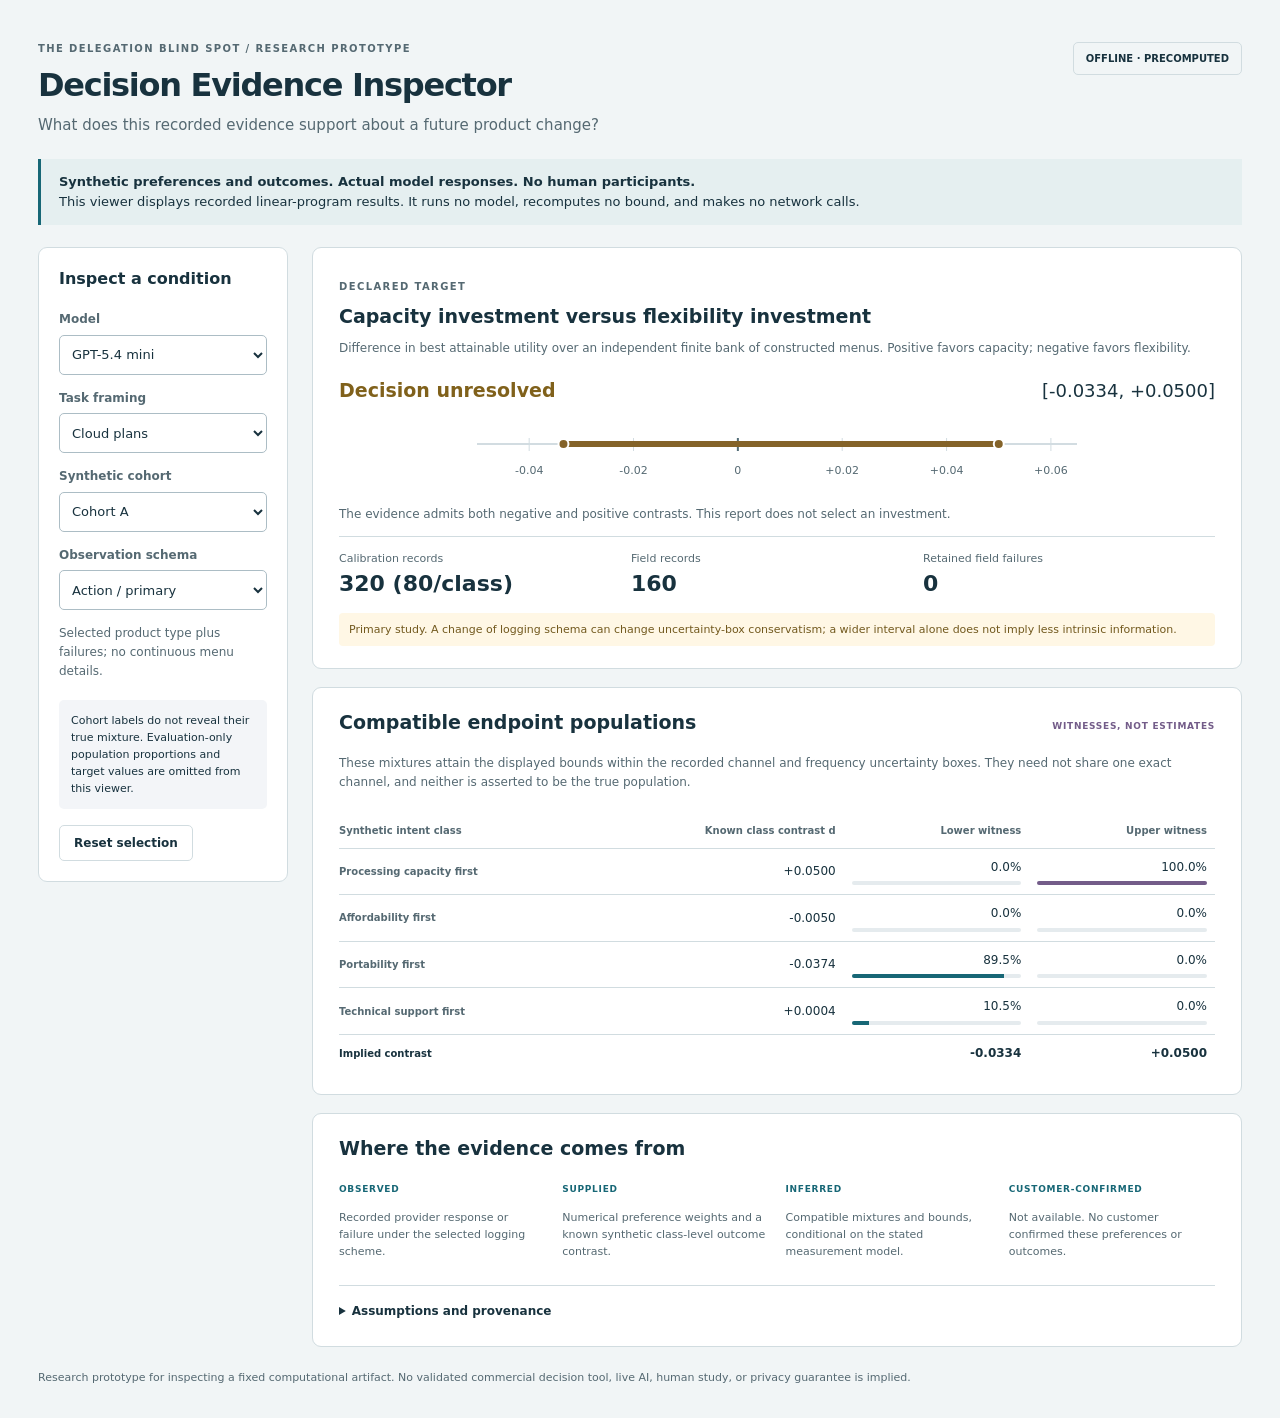
<file: inspector/index.html>
<!doctype html><html lang="en"><head>
<meta charset="utf-8"><meta name="viewport" content="width=device-width,initial-scale=1">
<meta http-equiv="Content-Security-Policy" content="default-src 'none'; script-src 'self'; style-src 'self'; img-src 'self' data:; connect-src 'none'; form-action 'none'; base-uri 'none'">
<title>Decision Evidence Inspector | Research prototype</title>
<link rel="stylesheet" href="style.css"><script src="data.js" defer></script><script src="core.js" defer></script><script src="app.js" defer></script>
</head><body>
<header><div><p class="eyebrow">THE DELEGATION BLIND SPOT / RESEARCH PROTOTYPE</p><h1>Decision Evidence Inspector</h1><p class="intro">What does this recorded evidence support about a future product change?</p></div><span class="offline">OFFLINE · PRECOMPUTED</span></header>
<main>
<div class="scope"><strong>Synthetic preferences and outcomes. Actual model responses. No human participants.</strong> This viewer displays recorded linear-program results. It runs no model, recomputes no bound, and makes no network calls.</div>
<div class="workspace">
<aside aria-label="Select recorded condition"><h2>Inspect a condition</h2>
<label>Model<select id="model"><option value="mini">GPT-5.4 mini</option><option value="nano">GPT-5.4 nano</option></select></label>
<label>Task framing<select id="domain"><option value="cloud">Cloud plans</option><option value="travel">Travel</option><option value="workflow">Workflow software</option></select></label>
<label>Synthetic cohort<select id="cohort"><option value="A">Cohort A</option><option value="B">Cohort B</option><option value="C">Cohort C</option></select></label>
<label>Observation schema<select id="schema"><option value="primary_action">Action / primary</option><option value="primary_context">Context / primary</option><option value="matched_action">Action / matched</option><option value="receipt">Receipt / follow-up</option></select></label>
<p id="schema-description" class="small"></p>
<div class="aside-note">Cohort labels do not reveal their true mixture. Evaluation-only population proportions and target values are omitted from this viewer.</div>
<button id="reset" type="button">Reset selection</button>
</aside>
<div class="results">
<section class="decision-card" aria-labelledby="decision-title"><p class="eyebrow">DECLARED TARGET</p><h2 id="decision-title">Capacity investment versus flexibility investment</h2><p class="small">Difference in best attainable utility over an independent finite bank of constructed menus. Positive favors capacity; negative favors flexibility.</p>
<div class="status-row"><strong id="decision" aria-live="polite"></strong><span id="interval-text" class="numeric"></span></div>
<div id="interval-chart" role="img"></div><p id="decision-detail" class="small"></p>
<div class="sample-grid"><div><span>Calibration records</span><strong id="calibration"></strong></div><div><span>Field records</span><strong id="field"></strong></div><div><span>Retained field failures</span><strong id="failures"></strong></div></div>
<p id="comparison-warning" class="warning"></p>
</section>
<section class="witness-card"><div class="section-top"><h2>Compatible endpoint populations</h2><span class="badge">WITNESSES, NOT ESTIMATES</span></div><p class="small">These mixtures attain the displayed bounds within the recorded channel and frequency uncertainty boxes. They need not share one exact channel, and neither is asserted to be the true population.</p>
<p class="table-hint">Scroll the table sideways to compare both witness mixtures.</p><div class="table-wrap" tabindex="0" role="region" aria-label="Endpoint witness comparison table, horizontally scrollable on narrow screens"><table><thead><tr><th scope="col">Synthetic intent class</th><th scope="col">Known class contrast d</th><th scope="col">Lower witness</th><th scope="col">Upper witness</th></tr></thead><tbody id="witnesses"></tbody><tfoot><tr><th scope="row">Implied contrast</th><td></td><td id="lower-value"></td><td id="upper-value"></td></tr></tfoot></table></div>
</section>
<section class="evidence-card"><h2>Where the evidence comes from</h2><div class="evidence-grid"><div><span class="evidence-type">OBSERVED</span><p>Recorded provider response or failure under the selected logging scheme.</p></div><div><span class="evidence-type">SUPPLIED</span><p>Numerical preference weights and a known synthetic class-level outcome contrast.</p></div><div><span class="evidence-type">INFERRED</span><p>Compatible mixtures and bounds, conditional on the stated measurement model.</p></div><div><span class="evidence-type">CUSTOMER-CONFIRMED</span><p>Not available. No customer confirmed these preferences or outcomes.</p></div></div>
<details><summary>Assumptions and provenance</summary><p>Finite known intent classes, stable class-conditional channels, and the declared sampling design are required. Coordinate confidence boxes account for calibration and field uncertainty. The known synthetic d is treated as fixed. The primary bound has at least 96% marginal coverage under those assumptions, not simultaneous coverage across conditions.</p><p>The receipt follow-up was selected after the primary result and reuses original field draws. Its exploratory comparisons have no selective-inference correction or guaranteed post-selection coverage. Equal counts do not equalize API cost, privacy exposure, or elicitation burden. A deterministic parser can extract the supplied leading attribute.</p><dl><dt>Model snapshot</dt><dd id="snapshot"></dd><dt>Source analysis</dt><dd id="source"></dd><dt>Source SHA-256</dt><dd id="source-hash"></dd><dt>Recorded maximum constraint violation</dt><dd id="violation"></dd></dl><p>These are stored analysis witnesses; the browser does not independently rerun the solver. The dataset builder checks their simplex sums and implied endpoint contrasts.</p></details>
</section>
</div></div>
<footer>Research prototype for inspecting a fixed computational artifact. No validated commercial decision tool, live AI, human study, or privacy guarantee is implied.</footer>
</main></body></html>
</file>
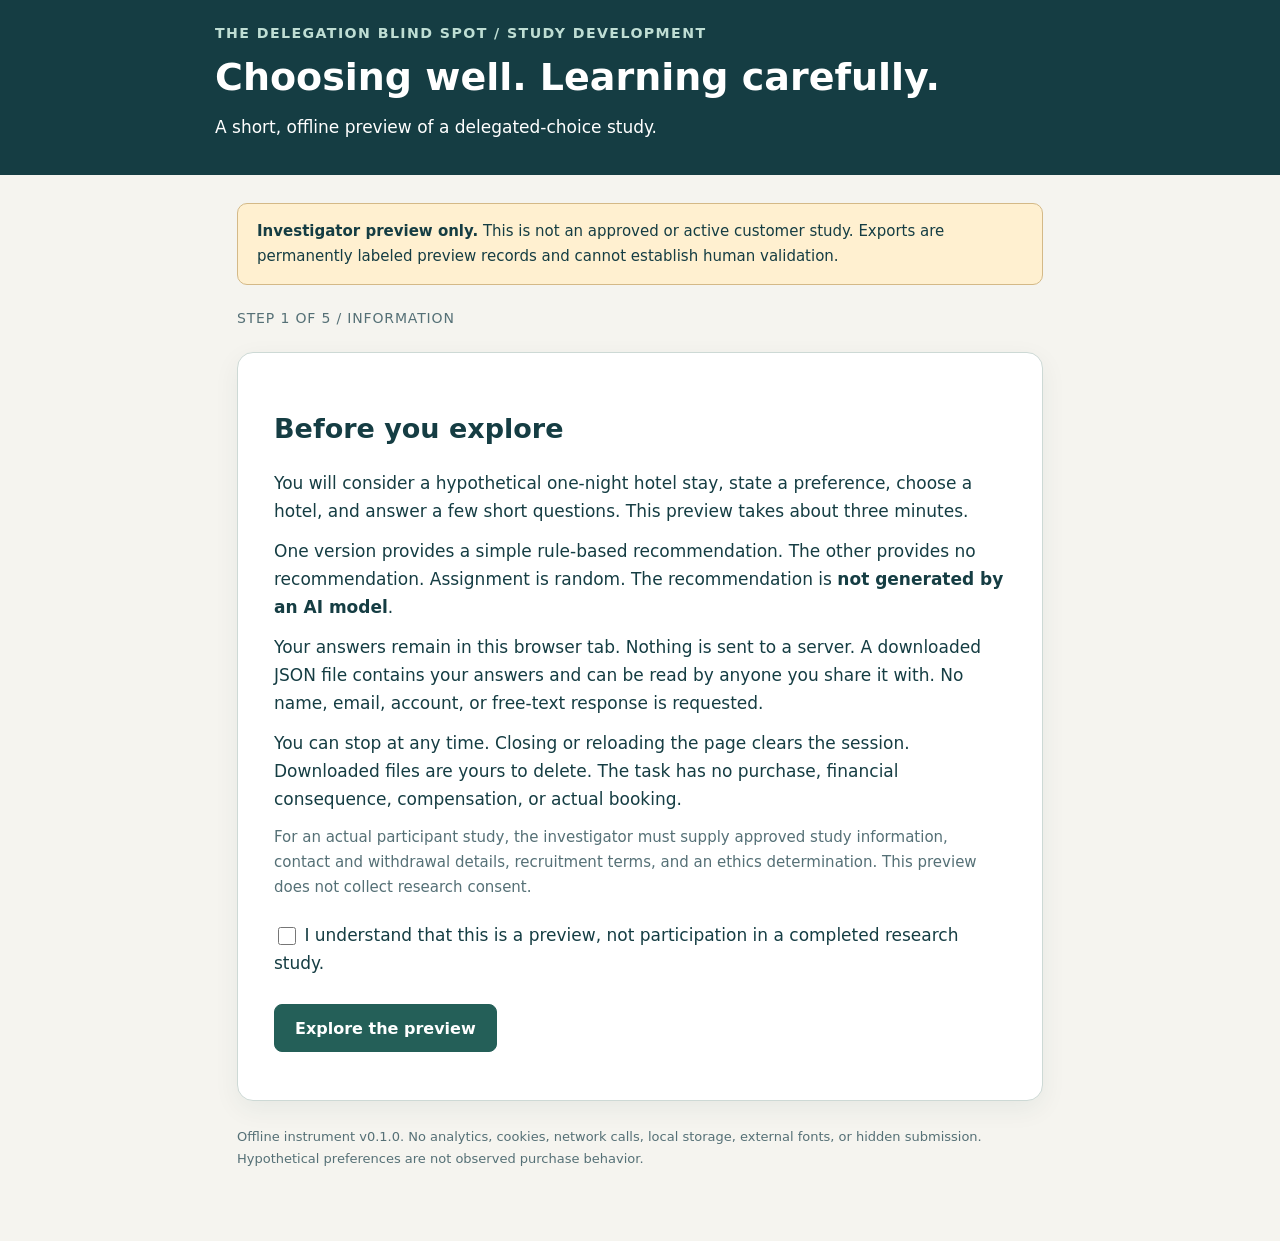
<file: study/index.html>
<!doctype html>
<html lang="en">
<head>
<meta charset="utf-8"><meta name="viewport" content="width=device-width,initial-scale=1">
<meta http-equiv="Content-Security-Policy" content="default-src 'none'; script-src 'self'; style-src 'self' 'unsafe-inline'; img-src 'self' data:; connect-src 'none'; form-action 'none'; base-uri 'none'">
<title>Delegated choice | Investigator preview</title>
<style>
:root{color-scheme:light;--ink:#153d43;--soft:#557076;--paper:#f5f4ef;--line:#cdd9d5;--mint:#e1eee5;--accent:#245f58}*{box-sizing:border-box}body{margin:0;background:var(--paper);font:17px/1.65 system-ui,sans-serif;color:var(--ink)}header{background:var(--ink);color:white;padding:22px max(24px,calc((100vw - 850px)/2))}header small{display:block;color:#bfded4;letter-spacing:.1em;font-weight:600}h1{font-size:clamp(27px,5vw,38px);line-height:1.2;margin:10px 0}main{max-width:850px;margin:auto;padding:28px 22px 60px}h2{font-size:27px;line-height:1.3}h3{margin:0 0 10px}p{margin:12px 0}.notice{background:#fff0d0;border:1px solid #d4b987;padding:15px 19px;border-radius:10px;font-size:15px}.progress{margin:22px 0;color:var(--soft);font-size:14px;letter-spacing:.06em}.panel{background:#fff;border:1px solid var(--line);padding:clamp(20px,4vw,36px);border-radius:16px;box-shadow:0 8px 26px #123c4310}.muted{color:var(--soft);font-size:15px}.field{display:block;margin:22px 0}.field span{display:block;font-weight:650;margin-bottom:9px}input[type=range]{width:100%;accent-color:var(--accent)}input[type=checkbox],input[type=radio]{accent-color:var(--accent);width:18px;height:18px;vertical-align:middle}select{font:inherit;color:var(--ink);background:white;border:1px solid var(--line);padding:10px;width:100%;border-radius:7px}.ends{display:flex;justify-content:space-between;gap:20px;font-size:14px;color:var(--soft)}.value{display:inline-block;padding:3px 12px;background:var(--mint);border-radius:6px;margin-top:8px}.buttons{display:flex;gap:12px;flex-wrap:wrap;margin-top:27px}button{font:650 16px system-ui,sans-serif;background:var(--accent);color:white;border:1px solid var(--accent);padding:13px 20px;border-radius:8px;cursor:pointer;min-height:48px}button.secondary{background:white;color:var(--ink);border-color:var(--line)}button:disabled{opacity:.45;cursor:not-allowed}button:focus-visible,input:focus-visible,select:focus-visible{outline:3px solid #b27310;outline-offset:4px}.options{display:grid;gap:14px;margin-top:22px}.option{display:block;border:1px solid var(--line);padding:18px;border-radius:10px;cursor:pointer}.option:has(input:checked){border:2px solid var(--accent);background:#f2f8f4;padding:17px}.option strong{font-size:19px}.attributes{display:flex;gap:20px;flex-wrap:wrap;margin-top:10px;font-size:15px}.aid{padding:18px;background:var(--mint);border-radius:9px;border:1px solid #94b5a4}.hidden{display:none!important}.error{color:#9d2920;font-weight:650}.summary{background:#f3f6f5;border-radius:9px;padding:16px;font-size:15px}.footer{margin-top:25px;font-size:13px;color:var(--soft)}@media(max-width:500px){body{font-size:16px}.panel{padding:20px}.buttons button{width:100%}}
</style>
<script src="config.js" defer></script><script src="instrument-core.js" defer></script><script src="instrument.js" defer></script>
</head>
<body>
<header><small>THE DELEGATION BLIND SPOT / STUDY DEVELOPMENT</small><h1>Choosing well. Learning carefully.</h1><p>A short, offline preview of a delegated-choice study.</p></header>
<main>
<div class="notice"><strong>Investigator preview only.</strong> This is not an approved or active customer study. Exports are permanently labeled preview records and cannot establish human validation.</div>
<div id="progress" class="progress" aria-live="polite">STEP 1 OF 5 / INFORMATION</div>
<div class="panel">
<section id="step-0">
<h2>Before you explore</h2>
<p>You will consider a hypothetical one-night hotel stay, state a preference, choose a hotel, and answer a few short questions. This preview takes about three minutes.</p>
<p>One version provides a simple rule-based recommendation. The other provides no recommendation. Assignment is random. The recommendation is <strong>not generated by an AI model</strong>.</p>
<p>Your answers remain in this browser tab. Nothing is sent to a server. A downloaded JSON file contains your answers and can be read by anyone you share it with. No name, email, account, or free-text response is requested.</p>
<p>You can stop at any time. Closing or reloading the page clears the session. Downloaded files are yours to delete. The task has no purchase, financial consequence, compensation, or actual booking.</p>
<p class="muted">For an actual participant study, the investigator must supply approved study information, contact and withdrawal details, recruitment terms, and an ethics determination. This preview does not collect research consent.</p>
<label class="field"><input id="acknowledge" type="checkbox"> I understand that this is a preview, not participation in a completed research study.</label>
<div class="buttons"><button id="start">Explore the preview</button></div>
</section>
<section id="step-1" class="hidden">
<h2>What matters for this stay?</h2>
<p>Imagine you are paying for one night before an important meeting. All three hotels have the same price, room quality, cancellation terms, safety, and availability. The differences are quietness and travel time to your meeting.</p>
<label class="field"><span>How would you weight quietness relative to a shorter journey?</span><input id="quiet-weight" type="range" min="0" max="100" value="50" step="1"><div class="ends"><span>0: only shorter travel</span><span>100: only quietness</span></div><output id="quiet-output" class="value">50 / 100</output></label>
<label class="field"><span>How certain are you about this preference?</span><select id="preference-certainty"><option value="">Select one</option><option value="low">Not very certain</option><option value="medium">Somewhat certain</option><option value="high">Very certain</option></select></label>
<p class="muted">These answers are recorded separately from the visible hotel choice. In an actual study, the research team would receive them with consent; they are not hidden from the investigator.</p>
<div class="buttons"><button id="preferences-next">Continue to the choices</button></div>
</section>
<section id="step-2" class="hidden">
<h2>Choose a place to stay</h2>
<p>Quietness is rated from 0 to 10, with 10 being the quietest. Travel time is the estimated journey to your meeting. Each stay costs 130 study credits.</p>
<div id="aid" class="aid hidden"></div>
<div id="options" class="options"></div>
<div class="buttons"><button id="choice-next">Confirm my choice</button></div>
</section>
<section id="step-3" class="hidden">
<h2>Now, your own assessment</h2>
<p>These responses are reported by you. They are not calculated from the recommendation or your earlier preference.</p>
<label class="field"><span>How well does your selected hotel fit this situation?</span><select id="fit"><option value="">Select one</option><option value="1">1: very poorly</option><option value="2">2: poorly</option><option value="3">3: neither poorly nor well</option><option value="4">4: well</option><option value="5">5: very well</option></select></label>
<label class="field"><span>At the same price, which future improvement would matter more to you?</span><select id="improvement"><option value="">Select one</option><option value="quiet">A room that is two quietness points quieter</option><option value="travel">A journey that is ten minutes shorter</option><option value="tie">Both would matter equally</option><option value="neither">Neither would matter</option><option value="uncertain">I cannot decide</option></select></label>
<label class="field"><span>Was anything about the choice difficult to understand?</span><select id="clarity"><option value="">Select one</option><option value="clear">The choice was clear</option><option value="attributes">The hotel attributes were unclear</option><option value="instructions">The instructions were unclear</option><option value="recommendation">The recommendation was unclear</option><option value="other">Something else was unclear</option></select></label>
<label class="field"><span>How much effort did this preview take?</span><select id="burden"><option value="">Select one</option><option value="1">1: very little</option><option value="2">2: little</option><option value="3">3: moderate</option><option value="4">4: considerable</option><option value="5">5: too much</option></select></label>
<div class="buttons"><button id="outcomes-next">Review and export</button></div>
</section>
<section id="step-4" class="hidden">
<h2>Your preview is complete</h2>
<div id="summary" class="summary"></div>
<p>The complete record includes your preference, random assignment, displayed recommendation where applicable, choice, follow-up answers, option order, and elapsed times. The action-only record excludes preference and follow-up answers and demonstrates what a platform observing only the choice might see.</p>
<p><strong>Neither export is evidence from a verified human participant.</strong> Do not combine preview records with a future participant dataset.</p>
<div class="buttons"><button id="export-full">Download complete preview</button><button id="export-actions" class="secondary">Download action-only preview</button><button id="clear" class="secondary">Clear and restart</button></div>
</section>
<p id="error" class="error" role="alert"></p>
</div>
<p class="footer">Offline instrument v0.1.0. No analytics, cookies, network calls, local storage, external fonts, or hidden submission. Hypothetical preferences are not observed purchase behavior.</p>
</main>
</body></html>
</file>
<file: inspector/style.css>
:root{color-scheme:light;--ink:#18323e;--muted:#556972;--line:#d1dce0;--paper:#f1f5f6;--teal:#176776;--violet:#735c89;--amber:#80611b}*{box-sizing:border-box}body{margin:0;font:15px/1.55 system-ui,-apple-system,sans-serif;background:var(--paper);color:var(--ink)}header{max-width:1360px;margin:auto;padding:32px 38px 22px;display:flex;justify-content:space-between;gap:20px;align-items:start}h1{font-size:32px;letter-spacing:-.04em;line-height:1.2;margin:8px 0 10px}h2{font-size:19px;line-height:1.35;margin:0 0 9px}p{margin:9px 0}.eyebrow{font-size:10px;letter-spacing:.14em;font-weight:750;color:var(--muted)}.intro{color:var(--muted);margin:0}.offline{font:650 10px/1.5 system-ui;white-space:nowrap;border:1px solid var(--line);padding:8px 12px;border-radius:5px;margin-top:10px}main{max-width:1360px;margin:auto;padding:0 38px 32px}.scope{padding:13px 18px;border-left:3px solid var(--teal);background:#e5eff0;font-size:13px;margin-bottom:22px}.scope strong{display:block}.workspace{display:grid;grid-template-columns:250px minmax(0,1fr);gap:24px;align-items:start}aside{background:#fff;border:1px solid var(--line);border-radius:9px;padding:20px;position:sticky;top:16px}aside h2{font-size:16px;margin-bottom:20px}label{display:block;font-size:12px;font-weight:650;color:var(--muted);margin:14px 0}select{display:block;width:100%;font:13px system-ui;color:var(--ink);background:#fff;padding:10px 8px;margin-top:6px;border:1px solid #acbdc5;border-radius:5px;min-height:40px}.small{font-size:12px;color:var(--muted)}.aside-note{padding:12px;background:#f3f5f8;font-size:11px;margin-top:20px;border-radius:5px}button{font:600 12px system-ui;padding:10px 14px;border:1px solid var(--line);border-radius:5px;background:white;color:var(--ink);cursor:pointer;margin-top:16px}select:focus-visible,button:focus-visible,summary:focus-visible{outline:3px solid #b28a32;outline-offset:3px}.results{display:grid;gap:18px}.decision-card,.witness-card,.evidence-card{background:white;border:1px solid var(--line);border-radius:9px;padding:22px 26px}.status-row{display:flex;justify-content:space-between;gap:20px;align-items:center;margin-top:19px}.status-row strong{font-size:19px;color:var(--amber)}.status-row strong.resolved{color:var(--teal)}.numeric,td,dd{font-variant-numeric:tabular-nums}.numeric{font-size:18px;white-space:nowrap}#interval-chart svg{width:100%;height:90px;display:block}.sample-grid{display:grid;grid-template-columns:repeat(3,1fr);border-top:1px solid var(--line);padding-top:13px;margin-top:13px}.sample-grid span{display:block;font-size:11px;color:var(--muted)}.sample-grid strong{font-size:22px;font-weight:650}.warning{font-size:11px;color:#72591e;background:#fff7e5;padding:8px 10px;border-radius:4px;margin:12px 0 0}.section-top{display:flex;justify-content:space-between;gap:10px;align-items:baseline}.badge{font-size:9px;letter-spacing:.08em;color:var(--violet);font-weight:700;white-space:nowrap}.table-wrap{overflow-x:auto}table{border-collapse:collapse;width:100%;font-size:12px;margin-top:14px}th,td{text-align:right;padding:9px 8px;border-bottom:1px solid var(--line);white-space:nowrap}th:first-child,td:first-child{text-align:left;padding-left:0}th{font-size:10px;color:var(--muted);font-weight:650}tfoot td,tfoot th{font-weight:700;color:var(--ink);border-bottom:0}.mix-cell{min-width:108px}.mix-bar{display:block;height:4px;background:#e5ebee;margin-top:5px;border-radius:2px;overflow:hidden}.mix-bar span{display:block;height:4px;background:var(--teal)}.upper .mix-bar span{background:var(--violet)}.evidence-grid{display:grid;grid-template-columns:repeat(4,1fr);gap:17px;margin-top:15px}.evidence-type{font-size:9px;color:var(--teal);letter-spacing:.08em;font-weight:750}.evidence-grid p{font-size:11px;color:var(--muted);line-height:1.55}details{border-top:1px solid var(--line);margin-top:16px;padding-top:12px;font-size:12px;color:var(--muted)}summary{cursor:pointer;font-weight:650;color:var(--ink);padding:4px 0}dt{font-size:10px;font-weight:700;margin-top:10px}dd{margin:2px 0;overflow-wrap:anywhere;font-size:11px}footer{font-size:11px;color:var(--muted);margin-top:22px}@media(max-width:850px){header{padding:24px 20px 18px}main{padding:0 20px 28px}.workspace{grid-template-columns:1fr;gap:18px}aside{position:static;display:grid;grid-template-columns:1fr 1fr;gap:0 16px}aside h2,aside p,aside .aside-note{grid-column:1/-1}aside label{margin:7px 0}aside h2{margin-bottom:10px}aside .aside-note{margin-top:5px}aside button{justify-self:start}.evidence-grid{grid-template-columns:repeat(2,1fr)}.decision-card,.witness-card,.evidence-card{padding:20px}header .offline{display:none}h1{font-size:28px}.badge{white-space:normal;font-size:8px}}@media(max-width:440px){main{padding:0 14px 22px}header{padding:20px 14px 15px}h1{font-size:25px}.status-row{display:block}.numeric{display:block;margin-top:6px}.sample-grid{gap:10px}.sample-grid strong{font-size:20px}.sample-grid span{font-size:10px}h2{font-size:17px}.section-top{display:block}.evidence-grid{gap:10px}}
.results,.decision-card,.witness-card,.evidence-card,aside,label{min-width:0}.table-hint{display:none}@media(max-width:850px){.workspace{grid-template-columns:minmax(0,1fr)}aside{grid-template-columns:repeat(2,minmax(0,1fr))}}@media(max-width:600px){.table-hint{display:block;font-size:11px;color:var(--muted)}.table-wrap:focus-visible{outline:3px solid #b28a32;outline-offset:3px}.sample-grid strong{font-size:17px}.numeric{font-size:17px}}
</file>
